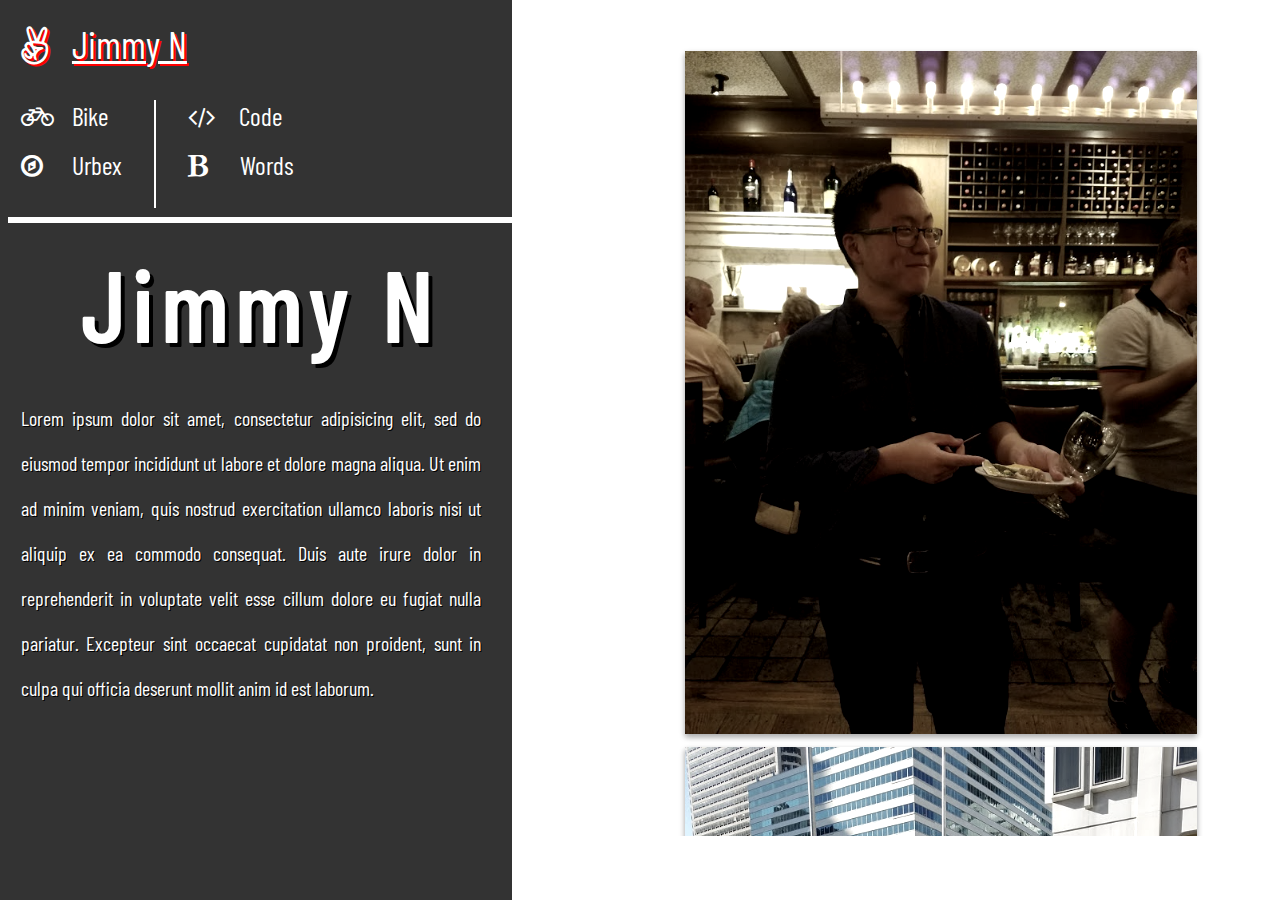
<file: index.html>
<!DOCTYPE html>
    <head>
        <meta charset="utf-8">
        <meta http-equiv="X-UA-Compatible" content="IE=edge,chrome=1">
        <title>JN</title>
        <meta name="description" content="Jimmy Niu Hobbies">

        <link rel="icon" type="image/png" href="https://cdn1.iconfinder.com/data/icons/simple-icons/2048/angellist-2048-black.png">
        <!-- Adding css stylesheets. -->
        <link rel="stylesheet" href="https://cdnjs.cloudflare.com/ajax/libs/font-awesome/4.7.0/css/font-awesome.min.css">
        <link rel="stylesheet" type="text/css" href="https://fonts.googleapis.com/css?family=Barlow+Condensed">
        <link rel="stylesheet" type="text/css" href="https://fonts.googleapis.com/css?family=Barlow">
        <link rel="stylesheet" type="text/css" href="styles.css">

    </head>

    <body>
        <div class = "header">
        <div id = 'name'  class = 'menu-item' style= "width: 13vw;">
                <a href = "index.html" style = "max-width: 5vw; text-decoration: underline;
                text-shadow: 2px 2px red;">
                    <i class = "icon fa fa-angellist" style = "margin-right: 1.9vw;"></i>Jimmy N</div></a>

            <div class = "menu-box" id = "menu1">
                <a href = "bike.html"><div id = 'bike'  class = 'menu-item'>
                    <i class = "icon fa fa-bicycle" style = "margin-right: 1.4vw;"></i>Bike</div> </a>
                <a href = "urbex.html"><div id = 'urbex'  class = 'menu-item'>
                    <i class = "icon fa fa-compass" style = "margin-right: 2.3vw;"></i>Urbex </div> </a>
            </div>

            <div class = "menu-box" id = "menu2">
                <a href = "code.html"><div id = 'digital'  class = 'menu-item'>
                    <i class = "icon fa fa-code" style = "margin-right: 1.9vw;"></i>Code </div> </a>
                <a href = "words.html"><div id = 'writing' class = 'menu-item'>
                    <i class = "icon fa fa-bold" style = "margin-right: 2.5vw;"></i>Words </div> </a>
            </div>

        </div>
        <div id= "main-title">
            Jimmy N
        </div>
        <p>
            Lorem ipsum dolor sit amet, consectetur adipisicing elit, sed do eiusmod tempor incididunt ut labore et dolore magna aliqua. Ut enim ad minim veniam, quis nostrud exercitation ullamco laboris nisi ut aliquip ex ea commodo consequat. Duis aute irure dolor in reprehenderit in voluptate velit esse cillum dolore eu fugiat nulla pariatur. Excepteur sint occaecat cupidatat non proident, sunt in culpa qui officia deserunt mollit anim id est laborum.
        </p>

        <div class = "image-box">
        </div>

        <script type='text/javascript' src="./jquery-3.2.1.min.js"></script>
        <script defer>
        const shuffleArray = arr => arr.sort(() => Math.random() - 0.5)

        var list = []
        var indices = []
        var numberOfImages = 6;
        for(i = 0; i < numberOfImages; i++){
            indices[i] = parseInt(i+1);
            list[i] = "https://jimmy-niu.github.io/hobbySite/media/me/"+ (i+1) + ".jpg";
        }

        shuffleArray(indices);

        for(i = 0; i < numberOfImages; i++){
            var random =  Math.round((Math.random() * 3))
            if(list[indices[i]] == undefined){
                continue;
            }
            if(random == 0){
                $(".image-box").append( "<img src=\""+list[indices[i]]+"\" style = \"min-width: 30vw; \" align = \"left\">" );
            }
            else if(random == 1){
                $(".image-box").append( "<img src=\""+list[indices[i]]+"\" style = \"min-width: 5vw;\" align = \"right\">" );
            }
            else{
                $(".image-box").append( "<img src=\""+list[indices[i]]+"\" style = \"min-width: 45vw;\" align = \"center\">" );
            }
        }


        </script>
    </body>

</html>
</file>
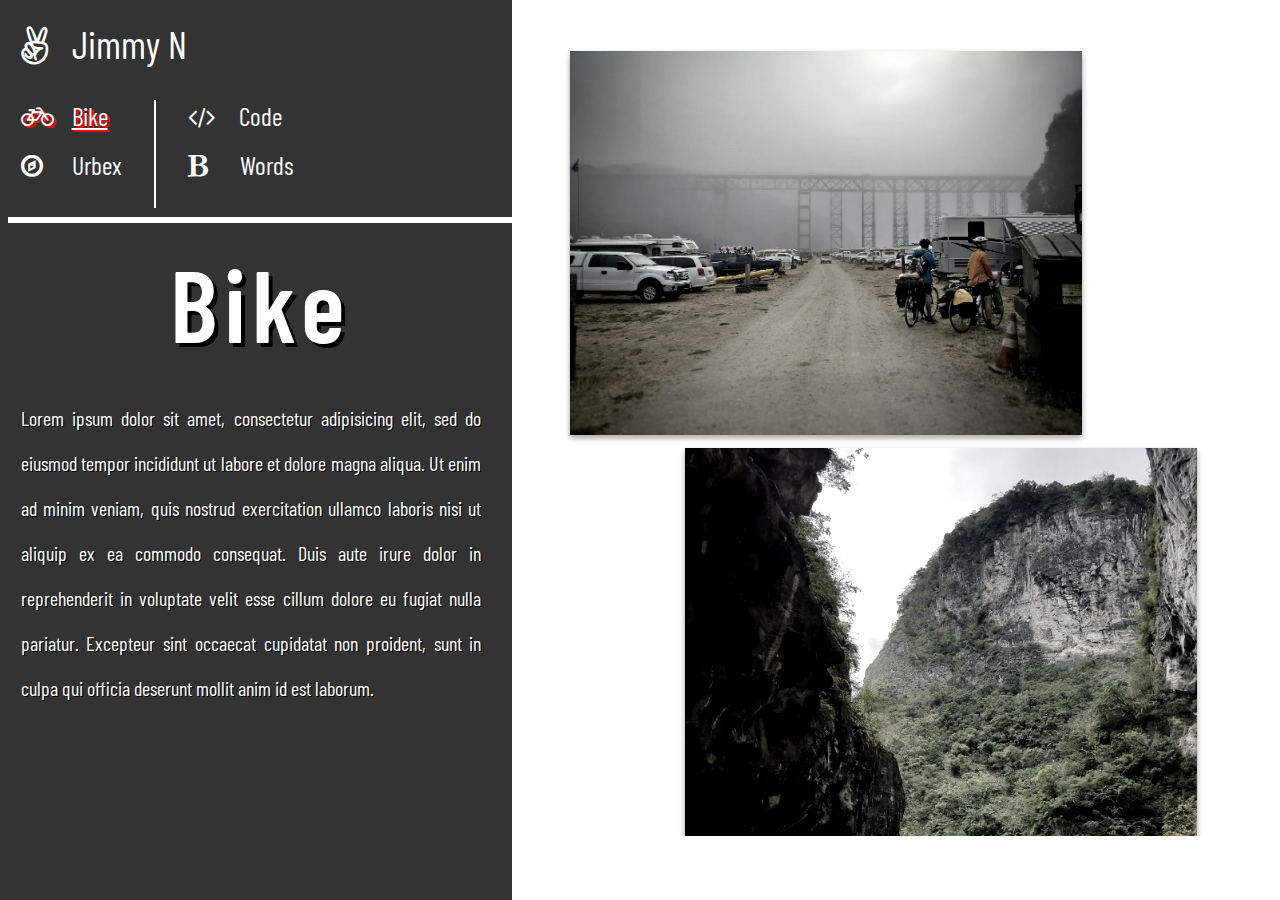
<file: bike.html>
<!DOCTYPE html>
    <head>
        <meta charset="utf-8">
        <meta http-equiv="X-UA-Compatible" content="IE=edge,chrome=1">
        <title>BIKE</title>
        <meta name="description" content="Jimmy Niu Hobbies">
        <link rel="icon" type="image/png" href="https://cdn1.iconfinder.com/data/icons/simple-icons/2048/angellist-2048-black.png">
        <!-- Adding css stylesheets. -->
        <link rel="stylesheet" href="https://cdnjs.cloudflare.com/ajax/libs/font-awesome/4.7.0/css/font-awesome.min.css">
        <link rel="stylesheet" type="text/css" href="https://fonts.googleapis.com/css?family=Barlow+Condensed">
        <link rel="stylesheet" type="text/css" href="https://fonts.googleapis.com/css?family=Barlow">
        <link rel="stylesheet" type="text/css" href="styles.css">

    </head>

    <body>
        <div class = "header">
        <div id = 'name'  class = 'menu-item' style= "width: 13vw;">
                <a href = "index.html" style = "max-width: 5vw;">
                    <i class = "icon fa fa-angellist" style = "margin-right: 1.9vw;"></i>Jimmy N</div></a>

            <div class = "menu-box" id = "menu1">
                <a href = "bike.html" style = "text-decoration: underline;
                text-shadow: 2px 2px red;"><div id = 'bike'  class = 'menu-item'>
                    <i class = "icon fa fa-bicycle" style = "margin-right: 1.4vw;"></i>Bike</div> </a>
                <a href = "urbex.html"><div id = 'urbex'  class = 'menu-item'>
                    <i class = "icon fa fa-compass" style = "margin-right: 2.3vw;"></i>Urbex </div> </a>
            </div>

            <div class = "menu-box" id = "menu2">
                <a href = "code.html"><div id = 'digital'  class = 'menu-item'>
                    <i class = "icon fa fa-code" style = "margin-right: 1.9vw;"></i>Code </div> </a>
                <a href = "words.html"><div id = 'writing' class = 'menu-item'>
                    <i class = "icon fa fa-bold" style = "margin-right: 2.5vw;"></i>Words </div> </a>
            </div>

        </div>
        <div id= "main-title">
            Bike
        </div>
        <p>
            Lorem ipsum dolor sit amet, consectetur adipisicing elit, sed do eiusmod tempor incididunt ut labore et dolore magna aliqua. Ut enim ad minim veniam, quis nostrud exercitation ullamco laboris nisi ut aliquip ex ea commodo consequat. Duis aute irure dolor in reprehenderit in voluptate velit esse cillum dolore eu fugiat nulla pariatur. Excepteur sint occaecat cupidatat non proident, sunt in culpa qui officia deserunt mollit anim id est laborum.
        </p>

        <div class = "image-box">
        </div>

        <script type='text/javascript' src="./jquery-3.2.1.min.js"></script>
        <script defer>
        const shuffleArray = arr => arr.sort(() => Math.random() - 0.5)

        var list = []
        var indices = []
        var numberOfImages = 10;
        for(i = 0; i < numberOfImages; i++){
            indices[i] = parseInt(i+1);
            list[i] = "https://jimmy-niu.github.io/hobbySite/media/bike/"+ (i+1) + ".jpg";
        }

        shuffleArray(indices);

        for(i = 0; i < numberOfImages; i++){
            var random =  Math.round((Math.random() * 3))
            if(list[indices[i]] == undefined){
                continue;
            }
            if(random == 0){
                $(".image-box").append( "<img src=\""+list[indices[i]]+"\" style = \"min-width: 30vw; \" align = \"left\">" );
            }
            else if(random == 1){
                $(".image-box").append( "<img src=\""+list[indices[i]]+"\" style = \"min-width: 5vw;\" align = \"right\">" );
            }
            else{
                $(".image-box").append( "<img src=\""+list[indices[i]]+"\" style = \"min-width: 45vw;\" align = \"center\">" );
            }
        }


        </script>
    </body>

</html>
</file>
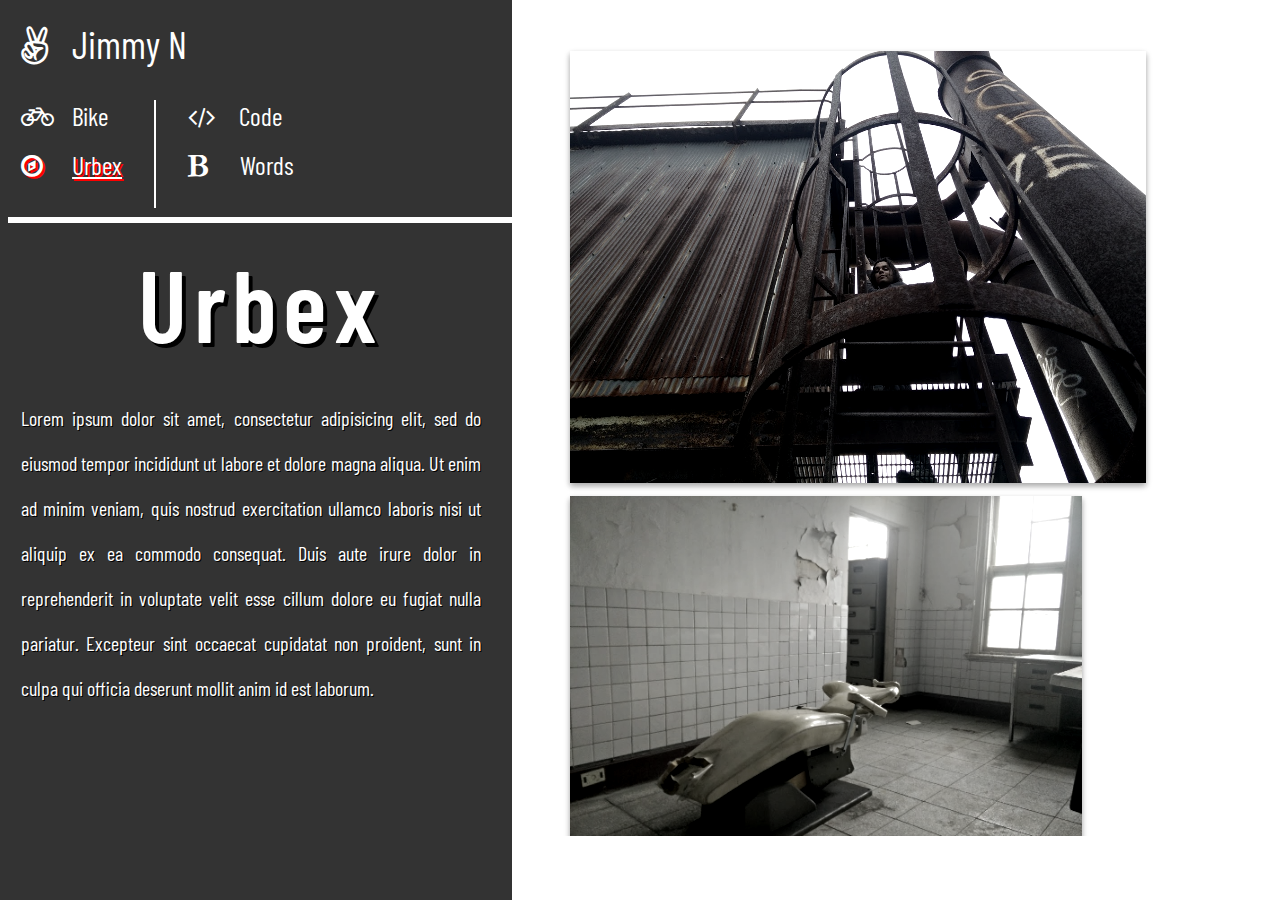
<file: urbex.html>
<!DOCTYPE html>
    <head>
        <meta charset="utf-8">
        <meta http-equiv="X-UA-Compatible" content="IE=edge,chrome=1">
        <title>URBEX</title>
        <meta name="description" content="Jimmy Niu Hobbies">

        <link rel="icon" type="image/png" href="https://cdn1.iconfinder.com/data/icons/simple-icons/2048/angellist-2048-black.png">

        <!-- Adding css stylesheets. -->
        <link rel="stylesheet" href="https://cdnjs.cloudflare.com/ajax/libs/font-awesome/4.7.0/css/font-awesome.min.css">
        <link rel="stylesheet" type="text/css" href="https://fonts.googleapis.com/css?family=Barlow+Condensed">
        <link rel="stylesheet" type="text/css" href="https://fonts.googleapis.com/css?family=Barlow">
        <link rel="stylesheet" type="text/css" href="styles.css">

    </head>

    <body>
        <div class = "header">
        <div id = 'name'  class = 'menu-item' style= "width: 13vw;">
                <a href = "index.html" style = "max-width: 5vw;">
                    <i class = "icon fa fa-angellist" style = "margin-right: 1.9vw;"></i>Jimmy N</div></a>

            <div class = "menu-box" id = "menu1">
                <a href = "bike.html"><div id = 'bike'  class = 'menu-item'>
                    <i class = "icon fa fa-bicycle" style = "margin-right: 1.4vw;"></i>Bike</div> </a>
                <a href = "urbex.html" style = "text-decoration: underline;
                text-shadow: 2px 2px red;"><div id = 'urbex'  class = 'menu-item'>
                    <i class = "icon fa fa-compass" style = "margin-right: 2.3vw;"></i>Urbex </div> </a>
            </div>

            <div class = "menu-box" id = "menu2">
                <a href = "code.html"><div id = 'digital'  class = 'menu-item'>
                    <i class = "icon fa fa-code" style = "margin-right: 1.9vw;"></i>Code </div> </a>
                <a href = "words.html"><div id = 'writing' class = 'menu-item'>
                    <i class = "icon fa fa-bold" style = "margin-right: 2.5vw;"></i>Words </div> </a>
            </div>

        </div>
        <div id= "main-title">
            Urbex
        </div>
        <p>
            Lorem ipsum dolor sit amet, consectetur adipisicing elit, sed do eiusmod tempor incididunt ut labore et dolore magna aliqua. Ut enim ad minim veniam, quis nostrud exercitation ullamco laboris nisi ut aliquip ex ea commodo consequat. Duis aute irure dolor in reprehenderit in voluptate velit esse cillum dolore eu fugiat nulla pariatur. Excepteur sint occaecat cupidatat non proident, sunt in culpa qui officia deserunt mollit anim id est laborum.
        </p>

        <div class = "image-box">
        </div>

        <script type='text/javascript' src="./jquery-3.2.1.min.js"></script>
        <script defer>
        const shuffleArray = arr => arr.sort(() => Math.random() - 0.5)

        var list = []
        var indices = []
        for(i = 0; i < 16; i++){
            indices[i] = parseInt(i+1);
            list[i] = "https://jimmy-niu.github.io/hobbySite/media/urbex/"+ (i+1) + ".jpg";
        }

        shuffleArray(indices);

        for(i = 0; i < 16; i++){
            var random =  Math.round((Math.random() * 3))
            if(list[indices[i]] == undefined){
                continue;
            }
            if(random == 0){
                $(".image-box").append( "<img src=\""+list[indices[i]]+"\" style = \"min-width: 30vw; \" align = \"left\">" );
            }
            else if(random == 1){
                $(".image-box").append( "<img src=\""+list[indices[i]]+"\" style = \"min-width: 5vw;\" align = \"right\">" );
            }
            else{
                $(".image-box").append( "<img src=\""+list[indices[i]]+"\" style = \"min-width: 45vw;\" align = \"center\">" );
            }
        }


        </script>
    </body>

</html>
</file>
<file: styles.css>
body{
    background-color: #333333;
    background: linear-gradient(to right, #333333 0%, #333333 40%, white 40%, white 100%);
}
.header{
    padding: 1% 0% 0% 1%;
    margin-bottom: 7.5%;
}

.header *{
    font-size: 2vw;
    margin-bottom: 1vh;
    text-decoration: none;
}

#name, #name *{
    font-size: 3vw;
    padding-bottom: 1vh;
}


.menu-item:hover{
    text-decoration: underline;
    text-shadow: 2px 2px red;
}

.menu-item:hover *{
    font-size: 2.1vw;
}

.menu-box{
    display: inline;
    float: left;
    padding-right: 2.5vw;
    border-right: 2px solid white;
    height: 12vh;
    margin-left: 2.5vw;
}

#menu1{
    margin-left: 0vw !important;
}
#menu2{
    border-right: none;
}

#main-title{
    letter-spacing: 0.5vw;
    border-top: 6px solid white;
    padding-top: 2vh;
    font-weight: 550;
    text-shadow: 4px 4px black;
    width: 40%;
    clear:both;
    text-align: center;
    font-size: 8vw;
}

p{
    font-size: 20px;
    padding: 1%;
    max-width: 36vw;
    max-height: 50vh;
    overflow: auto;
    text-align: justify;
    line-height: 5vh;
    text-shadow: 1px 1px black;
}

img{
    filter: grayscale(60%) contrast(120%);
    width: 40vw;
    margin: 1%;
    box-shadow: 0 3px 6px rgba(0,0,0,0.16), 0 3px 6px rgba(0,0,0,0.23);
}

.word-box{
    font-size: 2vw;
    text-shadow: 1px 1px darkgrey;
    position: absolute;
    white-space: pre-wrap;
    color:black;
    top: 5vh;
    left: 44vw;
    width: 50vw;
    max-height: 85vh;
    padding-bottom: 2%;
    overflow: auto;
}

.code-box{
    background-color: black;
    font-size: 1.2vw;
    font-family: 'Consolas', sans-serif;
    color: white;
    padding: 2vh 2vw 2vh 2vw;
    white-space: pre-wrap;
    overflow:auto;
    max-height: 70vh;
}

.image-box{
    position: absolute;
    top: 5vh;
    left: 44vw;
    width: 50vw;
    max-height: 85vh;
    padding-bottom: 2%;
    overflow: auto;
}

p::-webkit-scrollbar, .code-box::-webkit-scrollbar,
.word-box::-webkit-scrollbar{
    width: 0.5vw;
    background-color: #F5F5F5;
}

p::-webkit-scrollbar-thumb, .code-box::-webkit-scrollbar-thumb,
.word-box::-webkit-scrollbar-thumb{
    background-color: grey;
}

.image-box::-webkit-scrollbar{
    width: 0.5vw;
    background-color: #F5F5F5;
}

.image-box::-webkit-scrollbar-track{
    -webkit-box-shadow: inset 0 0 6px rgba(0,0,0,0.3);
	background-color: #F5F5F5;
}

.image-box::-webkit-scrollbar-thumb{
    background-color: black;
}

html *{
    color: white;
    font-family: 'Barlow Condensed', sans-serif, 'Consolas';
}
</file>
